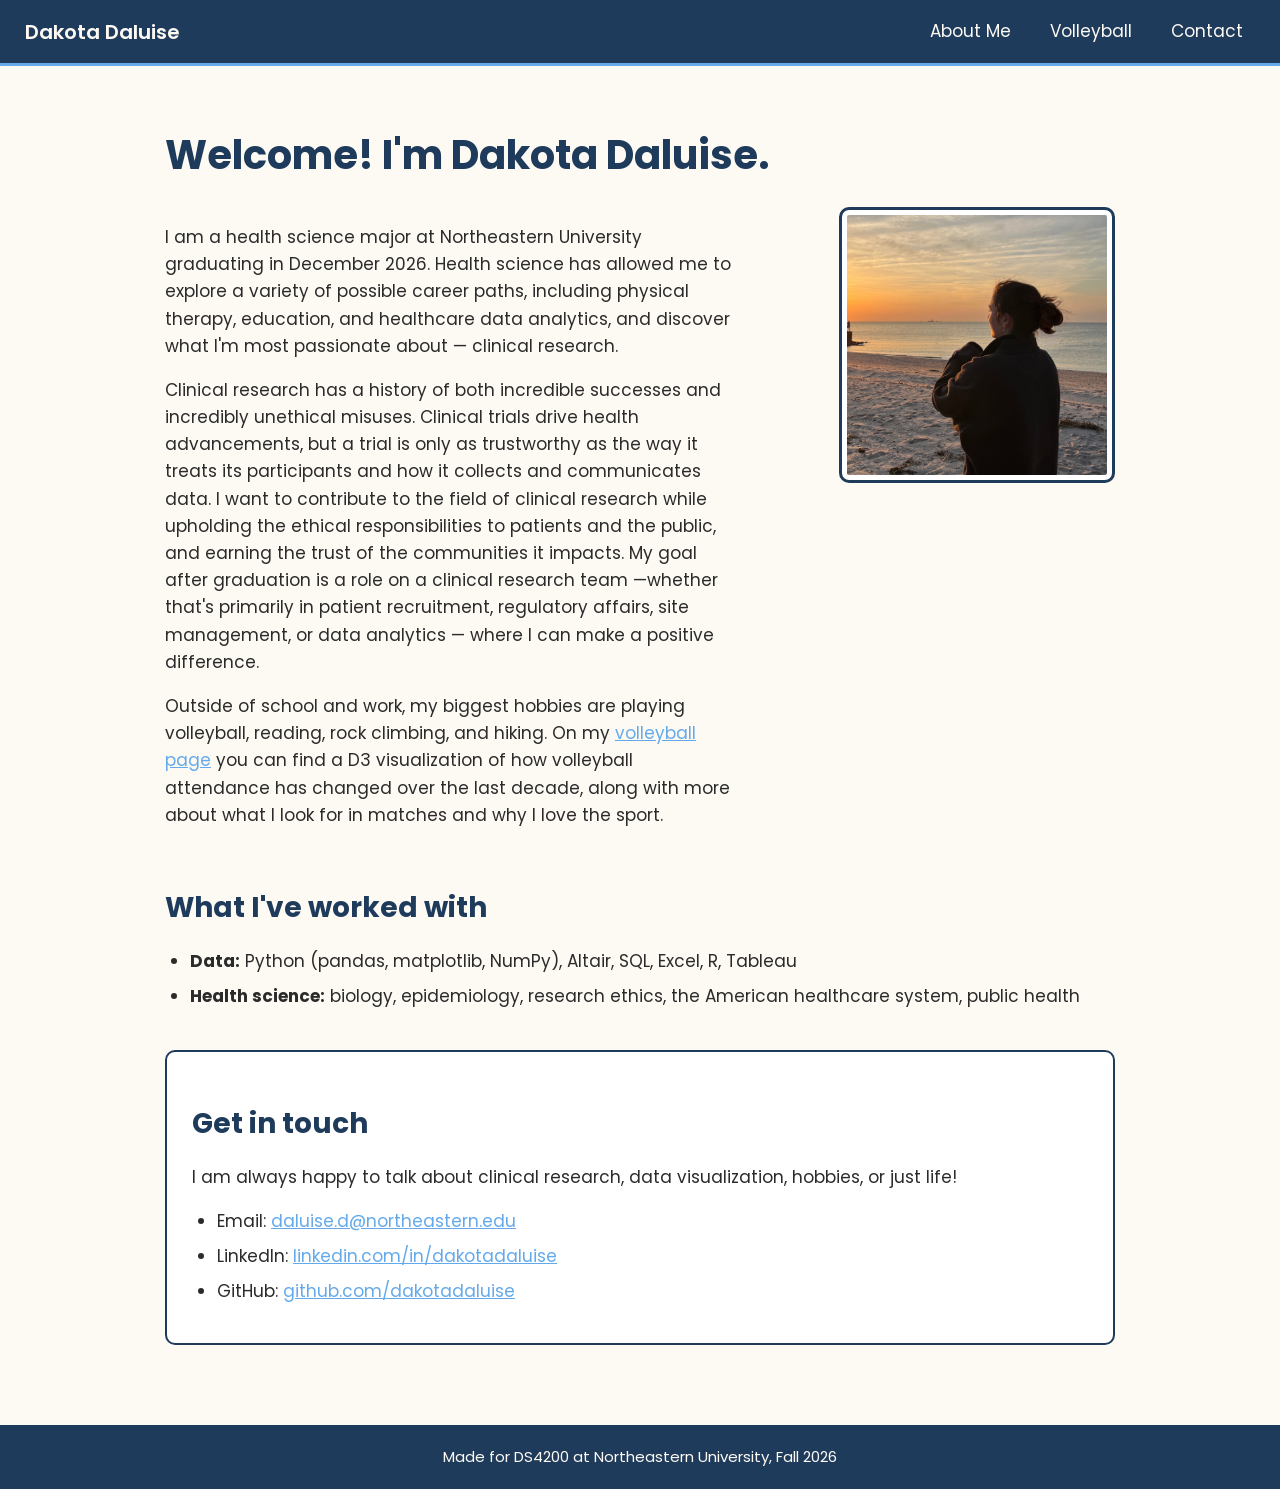
<file: index.html>
<!doctype html>

<html lang="en">
<head>
    <meta charset="utf-8">

    <title>Dakota Daluise</title>

    <!-- Custom font -->
    <link href="https://fonts.googleapis.com/css2?family=Poppins:wght@400;600&display=swap" rel="stylesheet">

    <link rel="stylesheet" href="styles.css">
</head>

<body>

    <!-- Header with the navigation links between my two pages -->
    <div id="header">
        <a href="./index.html" id="name-container">Dakota Daluise</a>
        <div id="pages-container">
            <a class="pages-btn" href="./index.html">About Me</a>
            <a class="pages-btn" href="./volleyball.html">Volleyball</a>
            <a class="pages-btn" href="#contact">Contact</a>
        </div>
    </div>

    <div class="body-container">

        <!-- Main heading for the home page -->
        <h1>Welcome! I'm Dakota Daluise.</h1>

        <div class="intro">

            <div class="intro-text">
                <p>
                    I am a health science major at Northeastern University graduating in
                    December 2026. Health science has allowed me to explore a variety of possible
                    career paths, including physical therapy, education, and healthcare data
                    analytics, and discover what I'm most passionate about &mdash; clinical research.
                </p>
                <p>
                    Clinical research has a history of both incredible successes and incredibly
                    unethical misuses. Clinical trials drive health advancements, but a trial is only
                    as trustworthy as the way it treats its participants and how it collects and
                    communicates data. I want to contribute to the field of clinical research while
                    upholding the ethical responsibilities to patients and the public, and earning
                    the trust of the communities it impacts. My goal after graduation is a role on a
                    clinical research team &mdash;whether that's primarily in patient recruitment,
                    regulatory affairs, site management, or data analytics &mdash; where I can make a
                    positive difference.
                </p>
                <p>
                    Outside of school and work, my biggest hobbies are playing volleyball, reading,
                    rock climbing, and hiking. On my <a href="./volleyball.html">volleyball page</a> 
                    you can find a D3 visualization of how volleyball attendance has changed 
                    over the last decade, along with more about what I look for in matches and why
                    I love the sport.
                </p>
            </div>

            <!-- Image for the home page -->
            <div class="intro-image">
                <img src="images/dakota.png" width="260px" alt="Picture of Dakota Daluise">
            </div>

        </div>

        <!-- A list of the tools and subjects I have worked with -->
        <h2>What I've worked with</h2>
        <ul>
            <li><b>Data:</b> Python (pandas, matplotlib, NumPy), Altair, SQL, Excel, R, Tableau</li>
            <li><b>Health science:</b> biology, epidemiology, research ethics, the American healthcare system, public health</li>
        </ul>

        <!-- Contact section -->
        <div id="contact" class="contact-box">
            <h2>Get in touch</h2>
            <p>I am always happy to talk about clinical research, data visualization, hobbies, or just life!</p>
            <ul>
                <li>Email: <a href="mailto:daluise.d@northeastern.edu">daluise.d@northeastern.edu</a></li>
                <li>LinkedIn: <a href="https://www.linkedin.com/in/dakotadaluise">linkedin.com/in/dakotadaluise</a></li>
                <li>GitHub: <a href="https://github.com/dakotadaluise">github.com/dakotadaluise</a></li>
            </ul>
        </div>

    </div>

    <div id="footer">
        <div>Made for DS4200 at Northeastern University, Fall 2026</div>
    </div>

</body>
</html>
</file>
<file: styles.css>
/* -------------------------------------------------------------
   Customizations I made:
   1. Custom font (Poppins, loaded from Google Fonts in the HTML)
   2. Cohesive color scheme (navy, cream, and light blue)
   3. Custom margins, padding, and layout using flexbox
   ------------------------------------------------------------- */


/* -- 1. Custom font and overall page -- */

body {
    margin: 0;
    padding: 0;
    font-family: "Poppins", Arial, sans-serif;
    font-size: 17px;
    line-height: 1.6;
    background-color: #fdfaf4;
    color: #2b2b2b;
}

h1 {
    font-size: 40px;
    color: #1f3b5c;
    margin-bottom: 20px;
}

h2 {
    font-size: 28px;
    color: #1f3b5c;
    margin-top: 40px;
    margin-bottom: 10px;
}

h3 {
    font-size: 21px;
    color: #1f3b5c;
    margin-top: 30px;
    margin-bottom: 10px;
}

a {
    color: #64aaeb;
}

a:hover {
    color: #6020b4;
}

ul, ol {
    padding-left: 25px;
}

li {
    margin-bottom: 8px;
}


/* -- 2. Header and footer bars -- */

#header {
    width: 100%;
    background-color: #1f3b5c;
    display: flex;
    flex-direction: row;
    align-items: center;
    justify-content: space-between;
    padding: 12px 0;
    border-bottom: 3px solid #64aaeb;
}

#name-container {
    color: #fdfaf4;
    font-size: 20px;
    font-weight: 600;
    text-decoration: none;
    margin-left: 25px;
}

#pages-container {
    display: flex;
    flex-direction: row;
    margin-right: 25px;
}

.pages-btn {
    color: #fdfaf4;
    text-decoration: none;
    margin-left: 15px;
    padding: 6px 12px;
    border-radius: 5px;
}

.pages-btn:hover {
    background-color: #64aaeb;
    color: #fdfaf4;
}

#footer {
    width: 100%;
    background-color: #1f3b5c;
    color: #fdfaf4;
    text-align: center;
    padding: 20px 0;
    margin-top: 50px;
    font-size: 15px;
}


/* -- 3. Page body layout -- */

.body-container {
    max-width: 950px;
    margin: 0 auto;
    padding: 30px 25px;
}

.intro {
    display: flex;
    flex-direction: row;
    align-items: flex-start;
    justify-content: space-between;
}

.intro-text {
    width: 60%;
}

.intro-image {
    margin-left: 30px;
}

.intro-image img {
    border: 3px solid #1f3b5c;
    border-radius: 10px;
    padding: 5px;
    background-color: #ffffff;
}

.contact-box {
    background-color: #ffffff;
    border: 2px solid #1f3b5c;
    border-radius: 10px;
    padding: 10px 25px 20px 25px;
    margin-top: 40px;
}

.chart-box {
    background-color: #ffffff;
    border: 2px solid #1f3b5c;
    border-radius: 10px;
    padding: 10px 25px 25px 25px;
    margin-top: 30px;
}


/* -- 4. Chart styling -- */

.bar {
    fill: #64aaeb;
}

.bar:hover {
    fill: #1f3b5c;
}

.axis-label {
    font-size: 14px;
    fill: #2b2b2b;
}

/* Tooltip */
#tooltip {
    position: absolute;
    visibility: hidden;
    background-color: #1f3b5c;
    color: #fdfaf4;
    padding: 8px 12px;
    border-radius: 5px;
    font-size: 14px;
}
</file>
